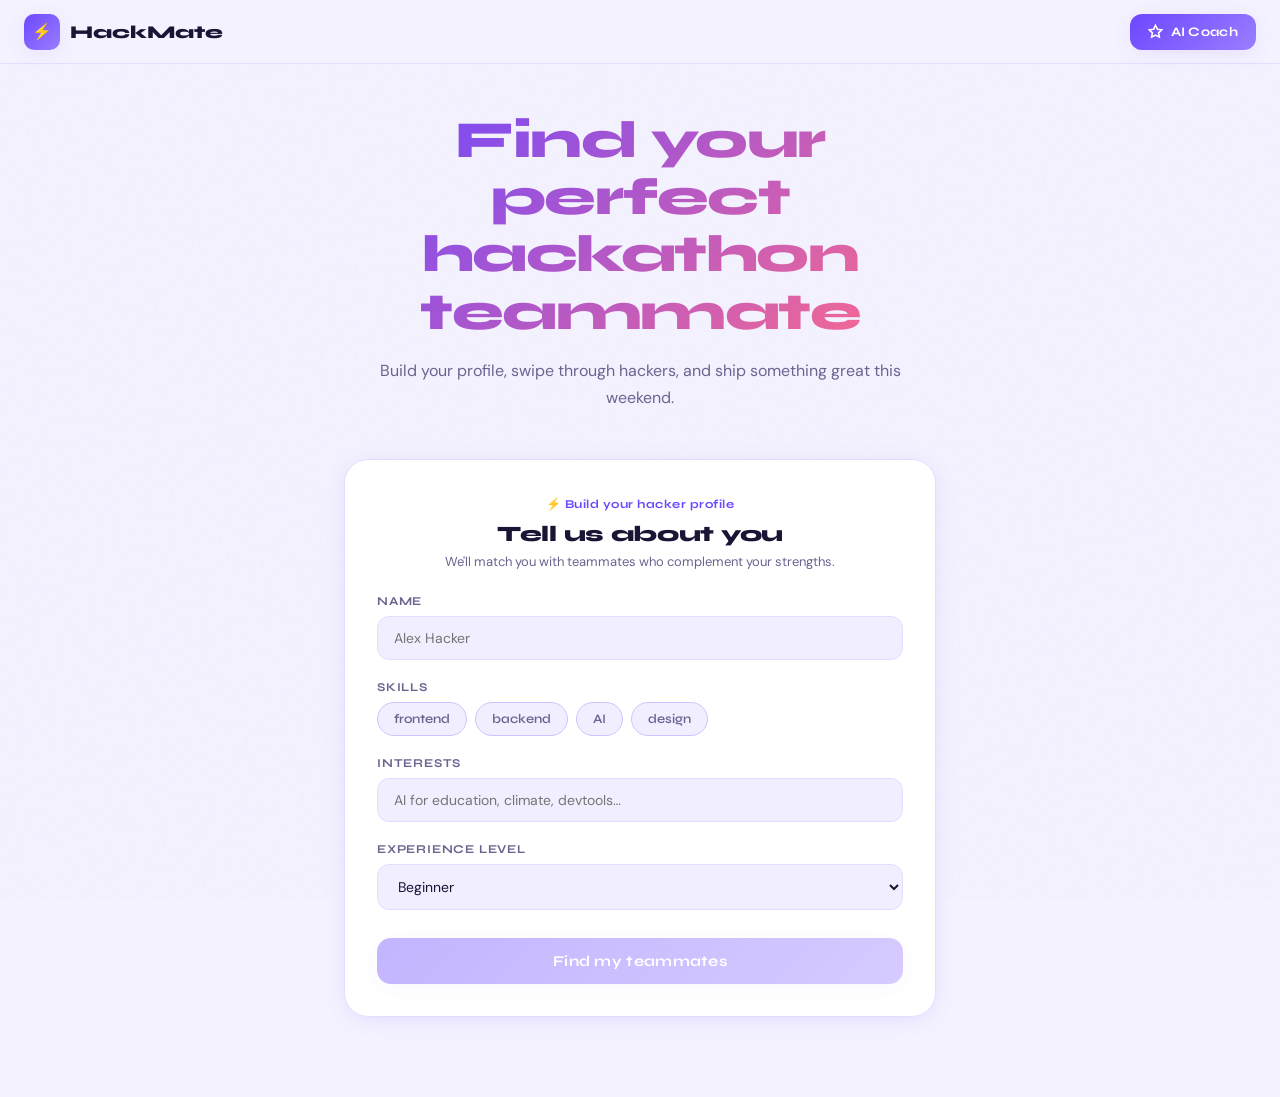
<file: real_html.html>
<!DOCTYPE html>
<html lang="en">
<head>
<meta charset="UTF-8" />
<meta name="viewport" content="width=device-width, initial-scale=1.0" />
<title>HackMate — Find Your Team</title>
<link rel="preconnect" href="https://fonts.googleapis.com" />
<link rel="preconnect" href="https://fonts.gstatic.com" crossorigin />
<link href="https://fonts.googleapis.com/css2?family=Syne:wght@400;600;700;800&family=DM+Sans:wght@300;400;500&family=DM+Mono:wght@400;500&display=swap" rel="stylesheet" />
<style>
/* ── Reset & Base ──────────────────────────────────────────────────────── */
*, *::before, *::after { box-sizing: border-box; margin: 0; padding: 0; }
html { scroll-behavior: smooth; }

:root {
  --bg:        #f4f2ff;
  --surface:   #ffffff;
  --surface2:  #f0eeff;
  --border:    #e2deff;
  --border2:   #cdc5ff;
  --primary:   #6c47ff;
  --primary2:  #9b7dff;
  --accent:    #ff6b8a;
  --green:     #00c48c;
  --text:      #1a1535;
  --text2:     #6b6490;
  --text3:     #a09cc0;
  --grad:      linear-gradient(135deg, #6c47ff, #9b7dff);
  --grad2:     linear-gradient(135deg, #6c47ff, #ff6b8a);
  --shadow:    0 4px 24px -6px rgba(108,71,255,0.18);
  --shadow-lg: 0 16px 48px -12px rgba(108,71,255,0.28);
  --r:         16px;
  --r-lg:      24px;
  --font:      'Syne', sans-serif;
  --font-body: 'DM Sans', sans-serif;
  --font-mono: 'DM Mono', monospace;
}

body {
  font-family: var(--font-body);
  background: var(--bg);
  color: var(--text);
  min-height: 100vh;
  overflow-x: hidden;
}

/* ── Noise texture overlay ─────────────────────────────────────────────── */
body::before {
  content: '';
  position: fixed;
  inset: 0;
  background-image: url("data:image/svg+xml,%3Csvg viewBox='0 0 256 256' xmlns='http://www.w3.org/2000/svg'%3E%3Cfilter id='noise'%3E%3CfeTurbulence type='fractalNoise' baseFrequency='0.9' numOctaves='4' stitchTiles='stitch'/%3E%3C/filter%3E%3Crect width='100%25' height='100%25' filter='url(%23noise)' opacity='0.03'/%3E%3C/svg%3E");
  pointer-events: none;
  z-index: 0;
}

/* ── Typography ────────────────────────────────────────────────────────── */
h1, h2, h3, h4 { font-family: var(--font); }

/* ── Layout ────────────────────────────────────────────────────────────── */
.page { display: none; }
.page.active { display: block; }

/* ── Nav ───────────────────────────────────────────────────────────────── */
nav {
  position: sticky;
  top: 0;
  z-index: 100;
  background: rgba(244,242,255,0.85);
  backdrop-filter: blur(16px);
  border-bottom: 1px solid var(--border);
  padding: 0 24px;
  height: 64px;
  display: flex;
  align-items: center;
  justify-content: space-between;
}

.nav-logo {
  display: flex;
  align-items: center;
  gap: 10px;
  font-family: var(--font);
  font-weight: 800;
  font-size: 18px;
  color: var(--text);
  text-decoration: none;
  cursor: pointer;
}

.nav-logo-icon {
  height: 36px;
  width: 36px;
  border-radius: 10px;
  background: var(--grad);
  display: flex;
  align-items: center;
  justify-content: center;
  color: white;
  font-size: 16px;
  box-shadow: var(--shadow);
}

.nav-btn {
  display: flex;
  align-items: center;
  gap: 8px;
  padding: 10px 18px;
  border-radius: 12px;
  background: var(--grad);
  color: white;
  border: none;
  font-family: var(--font);
  font-weight: 700;
  font-size: 13px;
  cursor: pointer;
  box-shadow: var(--shadow);
  transition: opacity 0.2s, transform 0.2s;
  letter-spacing: 0.3px;
}
.nav-btn:hover { opacity: 0.88; transform: translateY(-1px); }
.nav-btn svg { width: 15px; height: 15px; }

/* ── Home page ─────────────────────────────────────────────────────────── */
.home-wrap {
  max-width: 640px;
  margin: 0 auto;
  padding: 48px 24px 80px;
}

/* Hero */
.hero {
  text-align: center;
  margin-bottom: 48px;
  animation: fadeUp 0.5s ease both;
}
.hero h1 {
  font-size: clamp(32px, 6vw, 52px);
  font-weight: 800;
  line-height: 1.1;
  letter-spacing: -1.5px;
  background: var(--grad2);
  -webkit-background-clip: text;
  -webkit-text-fill-color: transparent;
  background-clip: text;
  margin-bottom: 16px;
}
.hero p {
  font-size: 16px;
  color: var(--text2);
  line-height: 1.7;
}

/* Profile Form */
.card {
  background: var(--surface);
  border: 1px solid var(--border);
  border-radius: var(--r-lg);
  padding: 32px;
  box-shadow: var(--shadow);
  animation: fadeUp 0.5s 0.1s ease both;
}

.form-label {
  display: block;
  font-family: var(--font);
  font-weight: 700;
  font-size: 12px;
  letter-spacing: 0.8px;
  text-transform: uppercase;
  color: var(--text2);
  margin-bottom: 8px;
}

.form-input {
  width: 100%;
  padding: 12px 16px;
  border: 1.5px solid var(--border);
  border-radius: 12px;
  background: var(--surface2);
  font-family: var(--font-body);
  font-size: 14px;
  color: var(--text);
  outline: none;
  transition: border-color 0.2s, box-shadow 0.2s;
  margin-bottom: 20px;
}
.form-input:focus {
  border-color: var(--primary);
  box-shadow: 0 0 0 3px rgba(108,71,255,0.12);
}

.skills-grid {
  display: flex;
  flex-wrap: wrap;
  gap: 8px;
  margin-bottom: 20px;
}

.skill-btn {
  padding: 8px 16px;
  border-radius: 100px;
  border: 1.5px solid var(--border2);
  background: var(--surface2);
  font-family: var(--font);
  font-size: 13px;
  font-weight: 600;
  color: var(--text2);
  cursor: pointer;
  transition: all 0.2s;
}
.skill-btn.active {
  background: var(--grad);
  border-color: transparent;
  color: white;
  box-shadow: var(--shadow);
}
.skill-btn:hover:not(.active) {
  border-color: var(--primary);
  color: var(--primary);
}

.form-select {
  width: 100%;
  padding: 12px 16px;
  border: 1.5px solid var(--border);
  border-radius: 12px;
  background: var(--surface2);
  font-family: var(--font-body);
  font-size: 14px;
  color: var(--text);
  outline: none;
  cursor: pointer;
  margin-bottom: 28px;
  transition: border-color 0.2s;
}
.form-select:focus { border-color: var(--primary); }

.btn-primary {
  width: 100%;
  padding: 14px;
  border-radius: 14px;
  background: var(--grad);
  color: white;
  border: none;
  font-family: var(--font);
  font-weight: 700;
  font-size: 15px;
  cursor: pointer;
  box-shadow: var(--shadow);
  transition: opacity 0.2s, transform 0.2s;
  letter-spacing: 0.3px;
}
.btn-primary:hover:not(:disabled) { opacity: 0.88; transform: translateY(-1px); }
.btn-primary:disabled { opacity: 0.4; cursor: not-allowed; }

/* ── Match Card ────────────────────────────────────────────────────────── */
.match-section { animation: fadeUp 0.4s ease both; }

.match-greeting {
  text-align: center;
  margin-bottom: 28px;
}
.match-greeting h2 {
  font-size: 28px;
  font-weight: 800;
  letter-spacing: -0.5px;
}
.match-greeting p { color: var(--text2); margin-top: 6px; }

.match-card {
  background: var(--surface);
  border: 1px solid var(--border);
  border-radius: var(--r-lg);
  overflow: hidden;
  box-shadow: var(--shadow-lg);
  animation: scaleIn 0.3s ease both;
}

.match-card-header {
  background: var(--grad);
  padding: 36px 24px;
  display: flex;
  flex-direction: column;
  align-items: center;
  color: white;
}

.match-avatar {
  height: 80px;
  width: 80px;
  border-radius: 50%;
  background: rgba(255,255,255,0.2);
  border: 2px solid rgba(255,255,255,0.3);
  display: flex;
  align-items: center;
  justify-content: center;
  font-family: var(--font);
  font-weight: 800;
  font-size: 24px;
  color: white;
}

.match-card-header h3 {
  margin-top: 16px;
  font-size: 22px;
  font-weight: 800;
}

.match-badge {
  margin-top: 6px;
  font-size: 10px;
  letter-spacing: 1.5px;
  text-transform: uppercase;
  opacity: 0.85;
  font-family: var(--font-mono);
}

.match-card-body { padding: 24px; }

.match-desc {
  text-align: center;
  color: var(--text2);
  font-size: 14px;
  line-height: 1.7;
  margin-bottom: 20px;
}

.match-section-label {
  font-family: var(--font);
  font-size: 10px;
  font-weight: 700;
  letter-spacing: 1.2px;
  text-transform: uppercase;
  color: var(--text3);
  margin-bottom: 8px;
}

.tags { display: flex; flex-wrap: wrap; gap: 6px; margin-bottom: 16px; }
.tag {
  padding: 5px 12px;
  border-radius: 100px;
  background: var(--surface2);
  border: 1px solid var(--border);
  font-size: 12px;
  font-family: var(--font);
  font-weight: 600;
  color: var(--text2);
}

.match-actions {
  display: grid;
  grid-template-columns: 1fr 1fr;
  gap: 12px;
  margin-top: 20px;
}

.btn-skip {
  padding: 13px;
  border-radius: 14px;
  background: var(--surface2);
  border: 1.5px solid var(--border2);
  font-family: var(--font);
  font-weight: 700;
  font-size: 14px;
  color: var(--text2);
  cursor: pointer;
  transition: all 0.2s;
  display: flex;
  align-items: center;
  justify-content: center;
  gap: 6px;
}
.btn-skip:hover { border-color: var(--primary); color: var(--primary); }

.btn-match {
  padding: 13px;
  border-radius: 14px;
  background: var(--grad);
  border: none;
  font-family: var(--font);
  font-weight: 700;
  font-size: 14px;
  color: white;
  cursor: pointer;
  box-shadow: var(--shadow);
  transition: all 0.2s;
  display: flex;
  align-items: center;
  justify-content: center;
  gap: 6px;
}
.btn-match:hover { opacity: 0.88; transform: translateY(-1px); }

/* Matches list */
.matches-strip {
  margin-top: 32px;
  text-align: center;
}
.matches-strip-label {
  font-family: var(--font);
  font-size: 11px;
  font-weight: 700;
  letter-spacing: 1px;
  text-transform: uppercase;
  color: var(--text3);
  margin-bottom: 12px;
}
.matches-pills {
  display: flex;
  flex-wrap: wrap;
  gap: 8px;
  justify-content: center;
}
.match-pill {
  display: flex;
  align-items: center;
  gap: 8px;
  background: var(--surface);
  border: 1px solid var(--border);
  border-radius: 100px;
  padding: 4px 14px 4px 4px;
  box-shadow: var(--shadow);
  animation: fadeUp 0.3s ease both;
}
.pill-avatar {
  height: 30px;
  width: 30px;
  border-radius: 50%;
  background: var(--grad);
  color: white;
  font-family: var(--font);
  font-weight: 700;
  font-size: 10px;
  display: flex;
  align-items: center;
  justify-content: center;
}
.pill-name { font-size: 13px; font-weight: 600; }

/* All caught up */
.caught-up {
  text-align: center;
  background: var(--surface);
  border: 1px solid var(--border);
  border-radius: var(--r-lg);
  padding: 48px 32px;
  box-shadow: var(--shadow);
}
.caught-up-icon {
  height: 56px;
  width: 56px;
  border-radius: 50%;
  background: var(--grad);
  display: flex;
  align-items: center;
  justify-content: center;
  margin: 0 auto 16px;
  font-size: 22px;
}
.btn-restart {
  margin-top: 20px;
  padding: 11px 24px;
  border-radius: 12px;
  background: var(--grad);
  color: white;
  border: none;
  font-family: var(--font);
  font-weight: 700;
  font-size: 14px;
  cursor: pointer;
  box-shadow: var(--shadow);
}

/* ── Ideas Section ─────────────────────────────────────────────────────── */
.ideas-section {
  max-width: 960px;
  margin: 56px auto 0;
  padding: 0 24px;
}
.ideas-header { text-align: center; margin-bottom: 32px; }
.ideas-eyebrow {
  display: inline-flex;
  align-items: center;
  gap: 6px;
  font-family: var(--font);
  font-size: 12px;
  font-weight: 700;
  color: var(--primary);
  letter-spacing: 0.5px;
  margin-bottom: 10px;
}
.ideas-header h2 {
  font-size: 28px;
  font-weight: 800;
  letter-spacing: -0.5px;
  margin-bottom: 8px;
}
.ideas-header p { color: var(--text2); font-size: 14px; }

.ideas-grid {
  display: grid;
  grid-template-columns: repeat(auto-fit, minmax(260px, 1fr));
  gap: 16px;
  padding-bottom: 64px;
}

.idea-card {
  background: var(--surface);
  border: 1.5px solid var(--border);
  border-radius: var(--r-lg);
  padding: 24px;
  cursor: pointer;
  transition: all 0.25s;
  box-shadow: var(--shadow);
  position: relative;
  overflow: hidden;
  text-align: left;
  width: 100%;
}
.idea-card::before {
  content: '';
  position: absolute;
  inset: 0;
  background: var(--grad);
  opacity: 0;
  transition: opacity 0.25s;
}
.idea-card:hover {
  border-color: var(--primary2);
  transform: translateY(-3px);
  box-shadow: var(--shadow-lg);
}
.idea-card:hover::before { opacity: 0.04; }

.idea-num {
  height: 40px;
  width: 40px;
  border-radius: 12px;
  background: var(--grad);
  color: white;
  font-family: var(--font);
  font-weight: 800;
  font-size: 16px;
  display: flex;
  align-items: center;
  justify-content: center;
  margin-bottom: 16px;
  box-shadow: var(--shadow);
  position: relative;
}

.idea-cta {
  position: absolute;
  top: 16px;
  right: 16px;
  font-size: 11px;
  font-family: var(--font);
  font-weight: 700;
  color: var(--primary);
  opacity: 0;
  transition: opacity 0.2s;
  display: flex;
  align-items: center;
  gap: 4px;
}
.idea-card:hover .idea-cta { opacity: 1; }

.idea-title {
  font-family: var(--font);
  font-size: 17px;
  font-weight: 800;
  margin-bottom: 8px;
  position: relative;
}
.idea-tagline {
  font-size: 13px;
  color: var(--text2);
  line-height: 1.65;
  margin-bottom: 16px;
  position: relative;
}

/* ── Roadmap Modal ─────────────────────────────────────────────────────── */
.modal-overlay {
  position: fixed;
  inset: 0;
  background: rgba(26,21,53,0.4);
  backdrop-filter: blur(6px);
  z-index: 200;
  display: flex;
  align-items: center;
  justify-content: center;
  padding: 24px;
  opacity: 0;
  pointer-events: none;
  transition: opacity 0.25s;
}
.modal-overlay.open {
  opacity: 1;
  pointer-events: all;
}

.modal {
  width: 100%;
  max-width: 680px;
  max-height: 88vh;
  background: var(--surface);
  border-radius: var(--r-lg);
  box-shadow: var(--shadow-lg), 0 0 0 1px var(--border);
  display: flex;
  flex-direction: column;
  transform: scale(0.94) translateY(12px);
  transition: transform 0.25s;
  overflow: hidden;
}
.modal-overlay.open .modal {
  transform: scale(1) translateY(0);
}

.modal-header {
  padding: 24px 24px 16px;
  border-bottom: 1px solid var(--border);
  display: flex;
  align-items: flex-start;
  justify-content: space-between;
  gap: 16px;
  flex-shrink: 0;
}

.modal-close {
  height: 32px;
  width: 32px;
  border-radius: 8px;
  border: 1.5px solid var(--border);
  background: var(--surface2);
  cursor: pointer;
  display: flex;
  align-items: center;
  justify-content: center;
  flex-shrink: 0;
  font-size: 16px;
  color: var(--text2);
  transition: all 0.15s;
}
.modal-close:hover { border-color: var(--primary); color: var(--primary); }

.modal-idea-tags { display: flex; gap: 6px; flex-wrap: wrap; margin-bottom: 8px; }
.modal-idea-tag {
  font-family: var(--font-mono);
  font-size: 10px;
  padding: 3px 10px;
  border-radius: 100px;
  background: var(--surface2);
  border: 1px solid var(--border);
  color: var(--text2);
  letter-spacing: 0.5px;
}

.modal-title {
  font-family: var(--font);
  font-size: 20px;
  font-weight: 800;
  letter-spacing: -0.3px;
}
.modal-tagline {
  font-size: 13px;
  color: var(--text2);
  margin-top: 4px;
  line-height: 1.6;
}

.modal-body {
  flex: 1;
  overflow-y: auto;
  padding: 24px;
}

/* Key gate inside modal */
.key-gate {
  display: flex;
  flex-direction: column;
  align-items: center;
  text-align: center;
  padding: 24px 0;
  gap: 16px;
}
.key-gate-icon {
  height: 56px;
  width: 56px;
  border-radius: 16px;
  background: var(--grad);
  display: flex;
  align-items: center;
  justify-content: center;
  font-size: 22px;
  box-shadow: var(--shadow);
}
.key-gate h3 { font-size: 17px; font-weight: 800; }
.key-gate p { font-size: 13px; color: var(--text2); max-width: 280px; }

.key-input-row { display: flex; gap: 8px; width: 100%; }
.key-input {
  flex: 1;
  padding: 11px 14px;
  border: 1.5px solid var(--border);
  border-radius: 12px;
  background: var(--surface2);
  font-family: var(--font-mono);
  font-size: 13px;
  color: var(--text);
  outline: none;
  transition: border-color 0.2s;
}
.key-input:focus { border-color: var(--primary); }
.key-submit {
  padding: 11px 18px;
  border-radius: 12px;
  background: var(--grad);
  color: white;
  border: none;
  font-family: var(--font);
  font-weight: 700;
  font-size: 13px;
  cursor: pointer;
  white-space: nowrap;
  transition: opacity 0.2s;
}
.key-submit:hover { opacity: 0.88; }
.key-link {
  font-size: 12px;
  color: var(--primary);
  text-decoration: none;
}
.key-link:hover { text-decoration: underline; }

/* Spinner */
.spinner-wrap {
  display: flex;
  flex-direction: column;
  align-items: center;
  justify-content: center;
  padding: 48px 0;
  gap: 16px;
}
.spinner {
  width: 32px;
  height: 32px;
  border: 3px solid var(--border);
  border-top-color: var(--primary);
  border-radius: 50%;
  animation: spin 0.8s linear infinite;
}
.spinner-wrap p { font-size: 13px; color: var(--text2); }

/* Roadmap content */
.roadmap-content { font-size: 14px; line-height: 1.75; color: var(--text); }
.roadmap-content .rm-h2 {
  font-family: var(--font);
  font-size: 15px;
  font-weight: 800;
  color: var(--primary);
  margin: 20px 0 8px;
  display: block;
}
.roadmap-content .rm-h2:first-child { margin-top: 0; }
.roadmap-content .rm-h3 {
  font-family: var(--font);
  font-size: 13px;
  font-weight: 700;
  color: var(--text);
  margin: 14px 0 6px;
  display: block;
}
.roadmap-content ul { padding-left: 18px; margin: 6px 0; }
.roadmap-content li { margin: 4px 0; }
.roadmap-content strong { font-weight: 700; }
.roadmap-content .rm-gap { height: 8px; display: block; }
.roadmap-content code {
  font-family: var(--font-mono);
  font-size: 12px;
  background: var(--surface2);
  border: 1px solid var(--border);
  border-radius: 6px;
  padding: 2px 6px;
}
.roadmap-content pre {
  background: var(--surface2);
  border: 1px solid var(--border);
  border-radius: 10px;
  padding: 14px 16px;
  overflow-x: auto;
  margin: 8px 0;
}
.roadmap-content pre code { background: none; border: none; padding: 0; }

/* Error */
.error-box {
  background: #fff1f1;
  border: 1px solid #ffc0c0;
  border-radius: 12px;
  padding: 14px 16px;
  font-size: 13px;
  color: #d00;
}

/* ── Chat Page ─────────────────────────────────────────────────────────── */
#page-chat {
  height: calc(100vh - 64px);
  display: none;
  flex-direction: row;
  overflow: hidden;
}
#page-chat.active { display: flex; }

/* Sidebar */
.chat-sidebar {
  width: 240px;
  flex-shrink: 0;
  border-right: 1px solid var(--border);
  background: var(--surface);
  overflow-y: auto;
  padding: 20px 16px;
  display: flex;
  flex-direction: column;
  gap: 24px;
}

.sidebar-section-label {
  font-family: var(--font);
  font-size: 10px;
  font-weight: 700;
  letter-spacing: 1.5px;
  text-transform: uppercase;
  color: var(--text3);
  margin-bottom: 10px;
  display: flex;
  align-items: center;
  gap: 6px;
}

.sidebar-item {
  display: flex;
  align-items: center;
  gap: 10px;
  padding: 10px 12px;
  border-radius: 12px;
  cursor: pointer;
  border: 1px solid transparent;
  transition: all 0.18s;
  width: 100%;
  background: none;
  text-align: left;
}
.sidebar-item:hover {
  background: var(--surface2);
  border-color: var(--border);
}

.sidebar-num {
  height: 22px;
  width: 22px;
  border-radius: 6px;
  background: var(--grad);
  color: white;
  font-family: var(--font);
  font-weight: 800;
  font-size: 10px;
  display: flex;
  align-items: center;
  justify-content: center;
  flex-shrink: 0;
}

.sidebar-av {
  height: 28px;
  width: 28px;
  border-radius: 50%;
  background: var(--grad);
  color: white;
  font-family: var(--font);
  font-weight: 800;
  font-size: 9px;
  display: flex;
  align-items: center;
  justify-content: center;
  flex-shrink: 0;
}

.sidebar-text { min-width: 0; }
.sidebar-text p {
  font-size: 12px;
  font-weight: 600;
  white-space: nowrap;
  overflow: hidden;
  text-overflow: ellipsis;
}
.sidebar-text span {
  font-size: 10px;
  color: var(--text3);
  white-space: nowrap;
  overflow: hidden;
  text-overflow: ellipsis;
  display: block;
}

.sidebar-arrow {
  margin-left: auto;
  color: var(--text3);
  opacity: 0;
  transition: opacity 0.15s;
  flex-shrink: 0;
  font-size: 12px;
}
.sidebar-item:hover .sidebar-arrow { opacity: 1; }

/* Chat main */
.chat-main {
  flex: 1;
  display: flex;
  flex-direction: column;
  overflow: hidden;
  background: var(--bg);
}

/* Key gate full */
.chat-key-gate {
  flex: 1;
  display: flex;
  align-items: center;
  justify-content: center;
  padding: 32px;
}

.chat-key-card {
  width: 100%;
  max-width: 360px;
  background: var(--surface);
  border: 1px solid var(--border);
  border-radius: var(--r-lg);
  padding: 36px 32px;
  box-shadow: var(--shadow-lg);
  text-align: center;
  display: flex;
  flex-direction: column;
  align-items: center;
  gap: 16px;
}

.chat-key-icon {
  height: 56px;
  width: 56px;
  border-radius: 16px;
  background: var(--grad);
  display: flex;
  align-items: center;
  justify-content: center;
  font-size: 24px;
  box-shadow: var(--shadow);
}

.chat-key-card h2 { font-size: 20px; font-weight: 800; letter-spacing: -0.3px; }
.chat-key-card p { font-size: 13px; color: var(--text2); line-height: 1.6; }

.chat-key-input {
  width: 100%;
  padding: 13px 16px;
  border: 1.5px solid var(--border);
  border-radius: 12px;
  background: var(--surface2);
  font-family: var(--font-mono);
  font-size: 13px;
  color: var(--text);
  outline: none;
  transition: border-color 0.2s, box-shadow 0.2s;
}
.chat-key-input:focus {
  border-color: var(--primary);
  box-shadow: 0 0 0 3px rgba(108,71,255,0.12);
}

.chat-key-btn {
  width: 100%;
  padding: 13px;
  border-radius: 12px;
  background: var(--grad);
  color: white;
  border: none;
  font-family: var(--font);
  font-weight: 700;
  font-size: 14px;
  cursor: pointer;
  box-shadow: var(--shadow);
  transition: opacity 0.2s;
}
.chat-key-btn:hover { opacity: 0.88; }
.chat-key-btn:disabled { opacity: 0.4; cursor: not-allowed; }

.chat-key-link {
  font-size: 12px;
  color: var(--primary);
  text-decoration: none;
}
.chat-key-link:hover { text-decoration: underline; }

/* Messages */
.chat-messages {
  flex: 1;
  overflow-y: auto;
  padding: 32px 24px;
  display: flex;
  flex-direction: column;
  gap: 20px;
}

/* Empty state */
.chat-empty {
  display: flex;
  flex-direction: column;
  align-items: center;
  justify-content: center;
  height: 100%;
  text-align: center;
  gap: 28px;
  animation: fadeUp 0.4s ease both;
}

.empty-icon {
  height: 64px;
  width: 64px;
  border-radius: 20px;
  background: var(--grad);
  display: flex;
  align-items: center;
  justify-content: center;
  font-size: 28px;
  box-shadow: var(--shadow-lg);
}

.chat-empty h2 {
  font-size: 22px;
  font-weight: 800;
  letter-spacing: -0.5px;
  margin-bottom: 6px;
}
.chat-empty p { font-size: 14px; color: var(--text2); max-width: 320px; line-height: 1.65; }

.starters-grid {
  display: grid;
  grid-template-columns: 1fr 1fr;
  gap: 10px;
  width: 100%;
  max-width: 480px;
}

.starter-btn {
  text-align: left;
  padding: 14px 16px;
  border-radius: 14px;
  background: var(--surface);
  border: 1.5px solid var(--border);
  cursor: pointer;
  transition: all 0.2s;
}
.starter-btn:hover {
  border-color: var(--primary2);
  box-shadow: var(--shadow);
  transform: translateY(-1px);
}
.starter-btn .s-icon { font-size: 18px; margin-bottom: 6px; display: block; }
.starter-btn .s-label {
  font-family: var(--font);
  font-size: 12px;
  font-weight: 700;
  color: var(--text);
  display: block;
  margin-bottom: 3px;
}
.starter-btn .s-text { font-size: 11px; color: var(--text2); line-height: 1.5; display: block; }

/* Bubble */
.bubble-row {
  display: flex;
  gap: 12px;
  align-items: flex-end;
  animation: fadeUp 0.25s ease both;
}
.bubble-row.user { flex-direction: row-reverse; }

.bubble-av {
  height: 32px;
  width: 32px;
  border-radius: 10px;
  background: var(--grad);
  display: flex;
  align-items: center;
  justify-content: center;
  font-size: 14px;
  flex-shrink: 0;
  box-shadow: var(--shadow);
}

.bubble {
  max-width: 76%;
  padding: 13px 16px;
  border-radius: 18px;
  font-size: 14px;
  line-height: 1.7;
  box-shadow: var(--shadow);
}

.bubble.user {
  background: var(--grad);
  color: white;
  border-bottom-right-radius: 4px;
}

.bubble.ai {
  background: var(--surface);
  border: 1px solid var(--border);
  color: var(--text);
  border-bottom-left-radius: 4px;
}

/* Bubble markdown */
.bubble.ai .rm-h2 {
  font-family: var(--font);
  font-size: 13px;
  font-weight: 800;
  color: var(--primary);
  display: block;
  margin: 10px 0 4px;
}
.bubble.ai .rm-h2:first-child { margin-top: 0; }
.bubble.ai ul { padding-left: 16px; margin: 4px 0; }
.bubble.ai li { margin: 3px 0; }
.bubble.ai strong { font-weight: 700; }
.bubble.ai .rm-gap { display: block; height: 6px; }
.bubble.ai code {
  font-family: var(--font-mono);
  font-size: 11px;
  background: var(--surface2);
  border-radius: 4px;
  padding: 1px 5px;
}

/* Typing dots */
.typing-dots {
  display: flex;
  gap: 4px;
  align-items: center;
  padding: 4px 2px;
}
.typing-dots span {
  width: 8px;
  height: 8px;
  border-radius: 50%;
  background: var(--primary2);
  animation: bounce 0.8s infinite;
}
.typing-dots span:nth-child(2) { animation-delay: 0.15s; }
.typing-dots span:nth-child(3) { animation-delay: 0.3s; }

/* Input bar */
.chat-input-bar {
  border-top: 1px solid var(--border);
  background: rgba(244,242,255,0.85);
  backdrop-filter: blur(12px);
  padding: 16px 24px;
  flex-shrink: 0;
}

.chat-input-row {
  max-width: 760px;
  margin: 0 auto;
  display: flex;
  gap: 10px;
  align-items: flex-end;
}

.chat-textarea {
  flex: 1;
  resize: none;
  padding: 13px 16px;
  border: 1.5px solid var(--border);
  border-radius: 16px;
  background: var(--surface);
  font-family: var(--font-body);
  font-size: 14px;
  color: var(--text);
  outline: none;
  min-height: 48px;
  max-height: 160px;
  overflow-y: auto;
  line-height: 1.6;
  box-shadow: var(--shadow);
  transition: border-color 0.2s, box-shadow 0.2s;
}
.chat-textarea:focus {
  border-color: var(--primary);
  box-shadow: 0 0 0 3px rgba(108,71,255,0.1), var(--shadow);
}

.chat-send {
  height: 48px;
  width: 48px;
  border-radius: 14px;
  background: var(--grad);
  border: none;
  color: white;
  font-size: 18px;
  cursor: pointer;
  flex-shrink: 0;
  box-shadow: var(--shadow);
  transition: opacity 0.2s, transform 0.2s;
  display: flex;
  align-items: center;
  justify-content: center;
}
.chat-send:hover:not(:disabled) { opacity: 0.88; transform: translateY(-1px); }
.chat-send:disabled { opacity: 0.35; cursor: not-allowed; }

.chat-hint {
  text-align: center;
  font-size: 11px;
  color: var(--text3);
  margin-top: 8px;
  max-width: 760px;
  margin-left: auto;
  margin-right: auto;
}

/* New chat + disconnect row */
.chat-top-bar {
  display: flex;
  align-items: center;
  justify-content: flex-end;
  gap: 8px;
  padding: 10px 24px;
  border-bottom: 1px solid var(--border);
  background: var(--surface);
  flex-shrink: 0;
}
.chat-top-btn {
  display: flex;
  align-items: center;
  gap: 5px;
  padding: 6px 12px;
  border-radius: 8px;
  background: none;
  border: 1px solid var(--border);
  font-family: var(--font);
  font-size: 11px;
  font-weight: 700;
  color: var(--text2);
  cursor: pointer;
  transition: all 0.15s;
}
.chat-top-btn:hover { border-color: var(--primary); color: var(--primary); }

/* ── Animations ─────────────────────────────────────────────────────────── */
@keyframes fadeUp {
  from { opacity: 0; transform: translateY(16px); }
  to   { opacity: 1; transform: translateY(0); }
}
@keyframes scaleIn {
  from { opacity: 0; transform: scale(0.94); }
  to   { opacity: 1; transform: scale(1); }
}
@keyframes spin {
  to { transform: rotate(360deg); }
}
@keyframes bounce {
  0%, 80%, 100% { transform: translateY(0); }
  40% { transform: translateY(-7px); }
}

/* ── Scrollbar ──────────────────────────────────────────────────────────── */
::-webkit-scrollbar { width: 5px; height: 5px; }
::-webkit-scrollbar-track { background: transparent; }
::-webkit-scrollbar-thumb { background: var(--border2); border-radius: 10px; }

/* ── Responsive ─────────────────────────────────────────────────────────── */
@media (max-width: 640px) {
  .chat-sidebar { display: none; }
  .starters-grid { grid-template-columns: 1fr; }
  .ideas-grid { grid-template-columns: 1fr; }
}
</style>
</head>
<body>

<!-- ── NAV ──────────────────────────────────────────────────────────────────── -->
<nav>
  <div class="nav-logo" onclick="goHome()">
    <div class="nav-logo-icon">⚡</div>
    HackMate
  </div>
  <button class="nav-btn" onclick="goChat()">
    <svg viewBox="0 0 24 24" fill="none" stroke="currentColor" stroke-width="2.5"><path d="M12 2L15.09 8.26L22 9.27L17 14.14L18.18 21.02L12 17.77L5.82 21.02L7 14.14L2 9.27L8.91 8.26L12 2Z"/></svg>
    AI Coach
  </button>
</nav>

<!-- ── HOME PAGE ─────────────────────────────────────────────────────────────── -->
<div id="page-home" class="page active">

  <!-- Profile form section -->
  <div id="section-form">
    <div class="home-wrap">
      <div class="hero">
        <h1>Find your perfect hackathon teammate</h1>
        <p>Build your profile, swipe through hackers, and ship something great this weekend.</p>
      </div>
      <div class="card">
        <div style="text-align:center;margin-bottom:24px;">
          <span style="font-family:var(--font);font-size:12px;font-weight:700;color:var(--primary);letter-spacing:0.5px;">⚡ Build your hacker profile</span>
          <h2 style="font-size:22px;font-weight:800;margin-top:8px;letter-spacing:-0.3px;">Tell us about you</h2>
          <p style="font-size:13px;color:var(--text2);margin-top:6px;">We'll match you with teammates who complement your strengths.</p>
        </div>

        <label class="form-label">Name</label>
        <input class="form-input" id="inp-name" placeholder="Alex Hacker" />

        <label class="form-label">Skills</label>
        <div class="skills-grid" id="skills-grid"></div>

        <label class="form-label">Interests</label>
        <input class="form-input" id="inp-interests" placeholder="AI for education, climate, devtools…" />

        <label class="form-label">Experience level</label>
        <select class="form-select" id="inp-exp">
          <option>Beginner</option>
          <option>Intermediate</option>
          <option>Advanced</option>
        </select>

        <button class="btn-primary" id="btn-find" onclick="submitProfile()" disabled>Find my teammates</button>
      </div>
    </div>
  </div>

  <!-- Match section -->
  <div id="section-match" style="display:none;">
    <div class="home-wrap">
      <div class="match-section">
        <div class="match-greeting">
          <h2 id="match-greeting-text">Hey 👋</h2>
          <p>Here's a hacker we think you'd vibe with.</p>
        </div>
        <div id="match-card-wrap"></div>
        <div id="matches-strip" style="display:none;" class="matches-strip">
          <div class="matches-strip-label" id="matches-label">Your matches (0)</div>
          <div class="matches-pills" id="matches-pills"></div>
        </div>
      </div>
    </div>

    <!-- Ideas section -->
    <div class="ideas-section">
      <div class="ideas-header">
        <div class="ideas-eyebrow">💡 Need inspiration?</div>
        <h2>Hackathon ideas</h2>
        <p>Click any idea to get a full AI-generated roadmap, tech stack, and pitch strategy.</p>
      </div>
      <div class="ideas-grid" id="ideas-grid"></div>
    </div>
  </div>

</div>

<!-- ── CHAT PAGE ──────────────────────────────────────────────────────────────── -->
<div id="page-chat" class="page">

  <!-- Sidebar -->
  <aside class="chat-sidebar">
    <div>
      <div class="sidebar-section-label">💡 Project ideas</div>
      <div id="sidebar-ideas"></div>
    </div>
    <div>
      <div class="sidebar-section-label">👥 Teammates</div>
      <div id="sidebar-teammates"></div>
    </div>
  </aside>

  <!-- Main chat -->
  <div class="chat-main">

    <!-- Top bar (new chat / disconnect) -->
    <div class="chat-top-bar" id="chat-top-bar" style="display:none;">
      <button class="chat-top-btn" id="btn-new-chat" onclick="newChat()">↺ New chat</button>
      <button class="chat-top-btn" onclick="disconnectKey()" style="color:var(--accent);border-color:var(--accent);">✕ Disconnect</button>
    </div>

    <!-- Key gate -->
    <div class="chat-key-gate" id="chat-key-gate">
      <div class="chat-key-card">
        <div class="chat-key-icon">⚡</div>
        <h2>Connect Gemini AI</h2>
        <p>Paste your Gemini API key to start getting hackathon suggestions from your AI coach.</p>
        <input class="chat-key-input" type="password" id="chat-key-input" placeholder="AIzaSy…" oninput="onKeyInput()" onkeydown="if(event.key==='Enter')saveKey()" />
        <button class="chat-key-btn" id="chat-key-btn" onclick="saveKey()" disabled>Start chatting</button>
        <a class="chat-key-link" href="https://aistudio.google.com/app/apikey" target="_blank">Get a free key at Google AI Studio →</a>
      </div>
    </div>

    <!-- Chat area -->
    <div id="chat-area" style="display:none;flex:1;flex-direction:column;overflow:hidden;">
      <div class="chat-messages" id="chat-messages">
        <!-- empty state injected by JS -->
      </div>
      <div class="chat-input-bar">
        <div class="chat-input-row">
          <textarea class="chat-textarea" id="chat-textarea"
            placeholder="Describe your hackathon — theme, your skills, team size, time limit…"
            rows="1"
            onkeydown="onChatKey(event)"
            oninput="autoGrow(this)"></textarea>
          <button class="chat-send" id="chat-send" onclick="sendMessage()" disabled>
            <svg width="18" height="18" viewBox="0 0 24 24" fill="none" stroke="currentColor" stroke-width="2.5"><line x1="22" y1="2" x2="11" y2="13"/><polygon points="22 2 15 22 11 13 2 9 22 2"/></svg>
          </button>
        </div>
        <div class="chat-hint">Enter to send · Shift+Enter for new line</div>
      </div>
    </div>

  </div>
</div>

<!-- ── ROADMAP MODAL ───────────────────────────────────────────────────────────── -->
<div class="modal-overlay" id="modal-overlay" onclick="closeModalOutside(event)">
  <div class="modal" id="modal">
    <div class="modal-header">
      <div style="min-width:0;">
        <div class="modal-idea-tags" id="modal-tags"></div>
        <div class="modal-title" id="modal-title"></div>
        <div class="modal-tagline" id="modal-tagline"></div>
      </div>
      <button class="modal-close" onclick="closeModal()">✕</button>
    </div>
    <div class="modal-body" id="modal-body"></div>
  </div>
</div>


<script>
// ── Data ─────────────────────────────────────────────────────────────────────

const SKILLS = ["frontend", "backend", "AI", "design"];

const TEAMMATES = [
  { id:"1", name:"Ada Chen",        skills:["frontend","design"],  interests:"Design systems, motion UI, climate tech",    experience:"Intermediate", description:"Loves crafting delightful interfaces and shipping pixel-perfect prototypes overnight.", avatar:"AC" },
  { id:"2", name:"Diego Park",      skills:["backend","AI"],       interests:"LLM agents, vector DBs, devtools",            experience:"Advanced",     description:"Backend wizard who can stand up an API, queue and vector store before the pizza arrives.", avatar:"DP" },
  { id:"3", name:"Priya Natarajan", skills:["AI","frontend"],      interests:"Computer vision, education, accessibility",   experience:"Intermediate", description:"ML engineer with a soft spot for educational tools and clean React components.", avatar:"PN" },
  { id:"4", name:"Marcus Lee",      skills:["design","frontend"],  interests:"Branding, 3D, generative art",                experience:"Beginner",     description:"Designer turned coder. Brings a strong visual identity and Figma magic to every team.", avatar:"ML" },
  { id:"5", name:"Sara Okafor",     skills:["backend","frontend"], interests:"Fintech, real-time apps, dev experience",     experience:"Advanced",     description:"Full-stack engineer who lives for crunchy real-time features and clean architecture.", avatar:"SO" },
  { id:"6", name:"Yuki Tanaka",     skills:["AI","backend"],       interests:"RAG, healthcare, open source",                experience:"Intermediate", description:"Researcher-turned-builder shipping practical AI for healthcare workflows.", avatar:"YT" },
];

const IDEAS = [
  { title:"StudyBuddy AI",  tagline:"Turn any PDF or lecture into flashcards, quizzes and a chat tutor in one click.", stack:["AI","frontend","backend"] },
  { title:"GreenRoute",     tagline:"A maps app that suggests the lowest-carbon route across walking, transit and rideshare.", stack:["frontend","backend"] },
  { title:"PitchPal",       tagline:"Practice your hackathon pitch with an AI judge that scores clarity, demo and impact.", stack:["AI","design","frontend"] },
];

// ── State ─────────────────────────────────────────────────────────────────────

let profile = null;
let selectedSkills = [];
let seen = new Set();
let matches = [];
let queue = [];
let apiKey = localStorage.getItem("hm_gemini_key") || "";
let chatMessages = [];
let chatLoading = false;

// ── Init ──────────────────────────────────────────────────────────────────────

function init() {
  renderSkillButtons();
  renderSidebarIdeas();
  renderSidebarTeammates();
  if (apiKey) showChatArea();
}

// ── Navigation ────────────────────────────────────────────────────────────────

function goHome() {
  document.getElementById("page-home").classList.add("active");
  document.getElementById("page-chat").classList.remove("active");
}

function goChat() {
  document.getElementById("page-home").classList.remove("active");
  document.getElementById("page-chat").classList.add("active");
}

// ── Skills ─────────────────────────────────────────────────────────────────────

function renderSkillButtons() {
  const grid = document.getElementById("skills-grid");
  grid.innerHTML = SKILLS.map(s => `
    <button class="skill-btn ${selectedSkills.includes(s) ? "active" : ""}"
      onclick="toggleSkill('${s}')">${s}</button>
  `).join("");
}

function toggleSkill(s) {
  if (selectedSkills.includes(s)) selectedSkills = selectedSkills.filter(x => x !== s);
  else selectedSkills.push(s);
  renderSkillButtons();
  checkFormValid();
}

function checkFormValid() {
  const name = document.getElementById("inp-name").value.trim();
  document.getElementById("btn-find").disabled = !(name && selectedSkills.length > 0);
}

document.addEventListener("DOMContentLoaded", () => {
  document.getElementById("inp-name").addEventListener("input", checkFormValid);
  init();
});

// ── Profile submit ─────────────────────────────────────────────────────────────

function submitProfile() {
  const name = document.getElementById("inp-name").value.trim();
  const interests = document.getElementById("inp-interests").value.trim();
  const experience = document.getElementById("inp-exp").value;
  if (!name || !selectedSkills.length) return;
  profile = { name, skills: selectedSkills, interests, experience };
  seen = new Set();
  matches = [];
  buildQueue();
  document.getElementById("section-form").style.display = "none";
  document.getElementById("section-match").style.display = "block";
  document.getElementById("match-greeting-text").textContent = `Hey ${name.split(" ")[0]} 👋`;
  renderIdeasGrid();
  showNextCard();
}

// ── Matching ───────────────────────────────────────────────────────────────────

function buildQueue() {
  queue = [...TEAMMATES]
    .filter(t => !seen.has(t.id))
    .sort((a, b) => score(b) - score(a));
}

function score(t) {
  const comp = t.skills.filter(s => !profile.skills.includes(s)).length;
  const over = t.skills.filter(s => profile.skills.includes(s)).length;
  const exp  = t.experience === profile.experience ? 1 : 0;
  return comp * 2 + over + exp;
}

function showNextCard() {
  buildQueue();
  const wrap = document.getElementById("match-card-wrap");
  if (queue.length === 0) {
    wrap.innerHTML = `
      <div class="caught-up">
        <div class="caught-up-icon">❤️</div>
        <h3 style="font-size:20px;font-weight:800;margin-bottom:8px;">You're all caught up!</h3>
        <p style="font-size:13px;color:var(--text2);">You've seen every available hacker. Restart to browse again.</p>
        <button class="btn-restart" onclick="resetAll()">Start over</button>
      </div>`;
    return;
  }
  const t = queue[0];
  wrap.innerHTML = `
    <div class="match-card">
      <div class="match-card-header">
        <div class="match-avatar">${t.avatar}</div>
        <h3>${t.name}</h3>
        <div class="match-badge">${t.experience}</div>
      </div>
      <div class="match-card-body">
        <p class="match-desc">${t.description}</p>
        <div class="match-section-label">⚡ Skills</div>
        <div class="tags">${t.skills.map(s => `<span class="tag">${s}</span>`).join("")}</div>
        <div class="match-section-label">Interests</div>
        <p style="font-size:13px;color:var(--text2);">${t.interests}</p>
        <div class="match-actions">
          <button class="btn-skip" onclick="skipCard()">✕ Skip</button>
          <button class="btn-match" onclick="matchCard()">❤️ Match</button>
        </div>
      </div>
    </div>`;
}

function matchCard() {
  const t = queue[0];
  if (!t) return;
  matches.push(t);
  seen.add(t.id);
  renderMatchesPills();
  showNextCard();
}

function skipCard() {
  const t = queue[0];
  if (!t) return;
  seen.add(t.id);
  showNextCard();
}

function renderMatchesPills() {
  if (!matches.length) return;
  document.getElementById("matches-strip").style.display = "block";
  document.getElementById("matches-label").textContent = `Your matches (${matches.length})`;
  document.getElementById("matches-pills").innerHTML = matches.map(m => `
    <div class="match-pill">
      <div class="pill-avatar">${m.avatar}</div>
      <span class="pill-name">${m.name}</span>
    </div>`).join("");
}

function resetAll() {
  profile = null; seen = new Set(); matches = []; queue = []; selectedSkills = [];
  document.getElementById("section-form").style.display = "block";
  document.getElementById("section-match").style.display = "none";
  document.getElementById("inp-name").value = "";
  document.getElementById("inp-interests").value = "";
  renderSkillButtons();
  checkFormValid();
}

// ── Ideas grid ─────────────────────────────────────────────────────────────────

function renderIdeasGrid() {
  document.getElementById("ideas-grid").innerHTML = IDEAS.map((idea, i) => `
    <button class="idea-card" onclick="openModal(${i})">
      <div class="idea-num">${i + 1}</div>
      <span class="idea-cta">Full roadmap →</span>
      <div class="idea-title">${idea.title}</div>
      <div class="idea-tagline">${idea.tagline}</div>
      <div class="tags">${idea.stack.map(s => `<span class="tag">${s}</span>`).join("")}</div>
    </button>`).join("");
}

// ── Roadmap Modal ──────────────────────────────────────────────────────────────

function openModal(i) {
  const idea = IDEAS[i];
  document.getElementById("modal-tags").innerHTML = idea.stack.map(s => `<span class="modal-idea-tag">${s}</span>`).join("");
  document.getElementById("modal-title").textContent = idea.title;
  document.getElementById("modal-tagline").textContent = idea.tagline;
  document.getElementById("modal-overlay").classList.add("open");
  if (apiKey) {
    showRoadmapLoading();
    fetchRoadmap(idea);
  } else {
    showModalKeyGate(idea);
  }
}

function closeModal() {
  document.getElementById("modal-overlay").classList.remove("open");
}

function closeModalOutside(e) {
  if (e.target === document.getElementById("modal-overlay")) closeModal();
}

function showModalKeyGate(idea) {
  document.getElementById("modal-body").innerHTML = `
    <div class="key-gate">
      <div class="key-gate-icon">🔑</div>
      <h3>Connect Gemini AI</h3>
      <p>Enter your Gemini API key to generate a full roadmap for this idea.</p>
      <div class="key-input-row">
        <input class="key-input" type="password" id="modal-key-input" placeholder="AIzaSy…" />
        <button class="key-submit" onclick="saveModalKey('${idea.title}')">Generate</button>
      </div>
      <a class="key-link" href="https://aistudio.google.com/app/apikey" target="_blank">Get a free Gemini key →</a>
    </div>`;
}

function saveModalKey(title) {
  const k = document.getElementById("modal-key-input").value.trim();
  if (!k) return;
  apiKey = k;
  localStorage.setItem("hm_gemini_key", k);
  showChatArea();
  const idea = IDEAS.find(i => i.title === title);
  showRoadmapLoading();
  fetchRoadmap(idea);
}

function showRoadmapLoading() {
  document.getElementById("modal-body").innerHTML = `
    <div class="spinner-wrap">
      <div class="spinner"></div>
      <p>Gemini is building your roadmap…</p>
    </div>`;
}

async function fetchRoadmap(idea) {
  const prompt = `You are an expert hackathon mentor. Generate a complete, detailed hackathon project plan.

Title: "${idea.title}"
Tagline: ${idea.tagline}
Tech stack areas: ${idea.stack.join(", ")}

Structure with these exact sections:
## 🎯 Problem & Opportunity
## 🏗️ System Architecture
## 🛠️ Tech Stack
## ⏱️ 24-Hour Sprint Timeline
## ✅ MVP Scope
## 🎤 Pitch & Demo Strategy
## 🏆 Winning Edge

Be specific, tactical, and hackathon-aware. No fluff.`;

  try {
    const result = await callGemini([{ role:"user", text: prompt }]);
    document.getElementById("modal-body").innerHTML = `<div class="roadmap-content">${renderMd(result)}</div>`;
  } catch(e) {
    document.getElementById("modal-body").innerHTML = `
      <div class="error-box">⚠️ ${e.message}</div>
      <p style="margin-top:12px;font-size:12px;color:var(--text2);">Check your API key or try again.</p>`;
  }
}

// ── Gemini API ─────────────────────────────────────────────────────────────────

const SYSTEM_PROMPT = `You are HackMate AI — a sharp, expert hackathon coach.

When a user describes their hackathon, you:
1. Suggest the 1-2 BEST fitting ideas from the pool
2. Recommend specific teammates and explain exactly WHY they fit
3. Give a concrete 24-hour roadmap with hour ranges
4. End with the strongest pitch angle

App's idea pool:
1. "StudyBuddy AI" — Turn any PDF or lecture into flashcards, quizzes and a chat tutor. [AI, frontend, backend]
2. "GreenRoute" — Lowest-carbon route app across walking, transit, rideshare. [frontend, backend]
3. "PitchPal" — AI judge that scores your hackathon pitch. [AI, design, frontend]

Available teammates:
• Ada Chen | frontend, design | Intermediate | Design systems, motion UI, climate tech
• Diego Park | backend, AI | Advanced | LLM agents, vector DBs, devtools
• Priya Natarajan | AI, frontend | Intermediate | Computer vision, education, accessibility
• Marcus Lee | design, frontend | Beginner | Branding, 3D, generative art
• Sara Okafor | backend, frontend | Advanced | Fintech, real-time apps, dev experience
• Yuki Tanaka | AI, backend | Intermediate | RAG, healthcare, open source

Use **bold** for key terms. Use ## for section headers. Use bullet lists. Be direct and tactical.`;

async function callGemini(messages) {
  const contents = messages.map(m => ({
    role: m.role === "assistant" ? "model" : "user",
    parts: [{ text: m.text }]
  }));

  const res = await fetch(
    `https://generativelanguage.googleapis.com/v1beta/models/gemini-3-flash-preview-8b:generateContent?key=${apiKey}`,
    {
      method: "POST",
      headers: { "Content-Type": "application/json" },
      body: JSON.stringify({
        system_instruction: { parts: [{ text: SYSTEM_PROMPT }] },
        contents,
        generationConfig: { temperature: 0.75, maxOutputTokens: 2000 }
      })
    }
  );

  if (!res.ok) {
    const err = await res.json().catch(() => ({}));
    throw new Error(err?.error?.message || `Gemini error ${res.status}`);
  }
  const data = await res.json();
  const text = data.candidates?.[0]?.content?.parts?.[0]?.text;
  if (!text) throw new Error("Empty response from Gemini.");
  return text;
}

// ── Markdown renderer ──────────────────────────────────────────────────────────

function renderMd(raw) {
  return raw
    .replace(/&/g,"&amp;").replace(/</g,"&lt;").replace(/>/g,"&gt;")
    .replace(/```[\w]*\n?([\s\S]*?)```/g,"<pre><code>$1</code></pre>")
    .replace(/`([^`]+)`/g,"<code>$1</code>")
    .replace(/\*\*(.+?)\*\*/g,"<strong>$1</strong>")
    .replace(/^## (.+)$/gm,'<span class="rm-h2">$1</span>')
    .replace(/^### (.+)$/gm,'<span class="rm-h3">$1</span>')
    .replace(/^[-•] (.+)$/gm,"<li>$1</li>")
    .replace(/^\d+\. (.+)$/gm,"<li>$1</li>")
    .replace(/(<li>[\s\S]*?<\/li>\n?)+/g, m => `<ul>${m}</ul>`)
    .replace(/\n{2,}/g,'<span class="rm-gap"></span>');
}

// ── Chat ───────────────────────────────────────────────────────────────────────

function showChatArea() {
  document.getElementById("chat-key-gate").style.display = "none";
  document.getElementById("chat-area").style.display = "flex";
  document.getElementById("chat-top-bar").style.display = "flex";
  renderChatEmpty();
}

function renderChatEmpty() {
  const STARTERS = [
    { icon:"🎓", label:"EdTech hackathon", text:"I'm joining a 24-hour hackathon focused on education. I'm a frontend dev with React experience. Suggest the best idea, which teammates I need, and give me a roadmap." },
    { icon:"🌱", label:"Climate hack",     text:"Climate-focused hackathon, 48 hours, team of 2. I know Python and some ML. What should we build, who else do we need, and what's our pitch?" },
    { icon:"🤖", label:"AI project",       text:"We want to build something with LLMs. 3 person team, 24 hours — one designer, one backend, I do frontend. Best AI project we can realistically ship and win?" },
    { icon:"💰", label:"Fintech hack",     text:"Fintech hackathon, open theme, 36 hours. Intermediate full-stack. Suggest a winning idea with full roadmap and team breakdown." },
  ];
  document.getElementById("chat-messages").innerHTML = `
    <div class="chat-empty">
      <div class="empty-icon">✨</div>
      <div>
        <h2>Describe your hackathon</h2>
        <p>Tell me the theme, your skills, team size, and time limit — I'll suggest the best idea, pick your teammates, and give you a full roadmap.</p>
      </div>
      <div class="starters-grid">
        ${STARTERS.map(s => `
          <button class="starter-btn" onclick="sendText(${JSON.stringify(s.text)})">
            <span class="s-icon">${s.icon}</span>
            <span class="s-label">${s.label}</span>
            <span class="s-text">${s.text.slice(0, 60)}…</span>
          </button>`).join("")}
      </div>
      <p style="font-size:11px;color:var(--text3);">Or click any idea / teammate in the sidebar →</p>
    </div>`;
}

function appendBubble(role, content) {
  const msgs = document.getElementById("chat-messages");
  // remove empty state if present
  const empty = msgs.querySelector(".chat-empty");
  if (empty) empty.remove();

  const div = document.createElement("div");
  div.className = `bubble-row ${role}`;
  if (role === "user") {
    div.innerHTML = `
      <div class="bubble user">${content.replace(/\n/g,"<br>")}</div>`;
  } else {
    div.innerHTML = `
      <div class="bubble-av">🤖</div>
      <div class="bubble ai">${renderMd(content)}</div>`;
  }
  msgs.appendChild(div);
  msgs.scrollTop = msgs.scrollHeight;
  return div;
}

function showTyping() {
  const msgs = document.getElementById("chat-messages");
  const div = document.createElement("div");
  div.className = "bubble-row";
  div.id = "typing-indicator";
  div.innerHTML = `
    <div class="bubble-av">🤖</div>
    <div class="bubble ai"><div class="typing-dots"><span></span><span></span><span></span></div></div>`;
  msgs.appendChild(div);
  msgs.scrollTop = msgs.scrollHeight;
}

function removeTyping() {
  const t = document.getElementById("typing-indicator");
  if (t) t.remove();
}

async function sendText(text) {
  if (!text.trim() || chatLoading) return;
  chatLoading = true;
  document.getElementById("chat-send").disabled = true;
  document.getElementById("chat-textarea").value = "";
  document.getElementById("chat-textarea").style.height = "auto";

  chatMessages.push({ role: "user", text });
  appendBubble("user", text);
  showTyping();

  try {
    const reply = await callGemini(chatMessages);
    removeTyping();
    chatMessages.push({ role: "assistant", text: reply });
    appendBubble("assistant", reply);
  } catch(e) {
    removeTyping();
    const msgs = document.getElementById("chat-messages");
    const err = document.createElement("div");
    err.innerHTML = `<div class="error-box" style="max-width:480px;">⚠️ ${e.message}</div>`;
    msgs.appendChild(err);
    msgs.scrollTop = msgs.scrollHeight;
  } finally {
    chatLoading = false;
    document.getElementById("chat-send").disabled = false;
  }
}

function sendMessage() {
  const ta = document.getElementById("chat-textarea");
  sendText(ta.value.trim());
}

function onChatKey(e) {
  if (e.key === "Enter" && !e.shiftKey) {
    e.preventDefault();
    sendMessage();
  }
}

function autoGrow(el) {
  el.style.height = "auto";
  el.style.height = Math.min(el.scrollHeight, 160) + "px";
  document.getElementById("chat-send").disabled = !el.value.trim() || chatLoading;
}

function newChat() {
  chatMessages = [];
  renderChatEmpty();
}

function disconnectKey() {
  apiKey = "";
  localStorage.removeItem("hm_gemini_key");
  chatMessages = [];
  document.getElementById("chat-key-gate").style.display = "flex";
  document.getElementById("chat-area").style.display = "none";
  document.getElementById("chat-top-bar").style.display = "none";
}

// ── Key gate (chat page) ───────────────────────────────────────────────────────

function onKeyInput() {
  const v = document.getElementById("chat-key-input").value.trim();
  document.getElementById("chat-key-btn").disabled = !v;
}

function saveKey() {
  const k = document.getElementById("chat-key-input").value.trim();
  if (!k) return;
  apiKey = k;
  localStorage.setItem("hm_gemini_key", k);
  showChatArea();
}

// ── Sidebar ────────────────────────────────────────────────────────────────────

function renderSidebarIdeas() {
  document.getElementById("sidebar-ideas").innerHTML = IDEAS.map((idea, i) => `
    <button class="sidebar-item" onclick="sidebarIdeaClick(${i})">
      <span class="sidebar-num">${i + 1}</span>
      <div class="sidebar-text">
        <p>${idea.title}</p>
        <span>${idea.stack.join(" · ")}</span>
      </div>
      <span class="sidebar-arrow">›</span>
    </button>`).join("");
}

function renderSidebarTeammates() {
  document.getElementById("sidebar-teammates").innerHTML = TEAMMATES.map(t => `
    <button class="sidebar-item" onclick="sidebarTeammateClick('${t.id}')">
      <span class="sidebar-av">${t.avatar}</span>
      <div class="sidebar-text">
        <p>${t.name}</p>
        <span>${t.skills.join(" · ")}</span>
      </div>
      <span class="sidebar-arrow">›</span>
    </button>`).join("");
}

function sidebarIdeaClick(i) {
  const idea = IDEAS[i];
  if (!apiKey) { alert("Connect your Gemini key first."); return; }
  sendText(`Tell me everything about building "${idea.title}" for a hackathon: ${idea.tagline}\n\nCover: architecture, tech stack (${idea.stack.join(", ")}), 24-hour timeline, which teammates I need, and the best pitch angle.`);
}

function sidebarTeammateClick(id) {
  const t = TEAMMATES.find(x => x.id === id);
  if (!apiKey) { alert("Connect your Gemini key first."); return; }
  sendText(`Analyze ${t.name} as a hackathon teammate. Skills: ${t.skills.join(", ")} (${t.experience}). Interests: ${t.interests}.\n\nWhat role should they own? What projects suit them best? Any risks?`);
}
</script>
</body>
</html>
</file>
